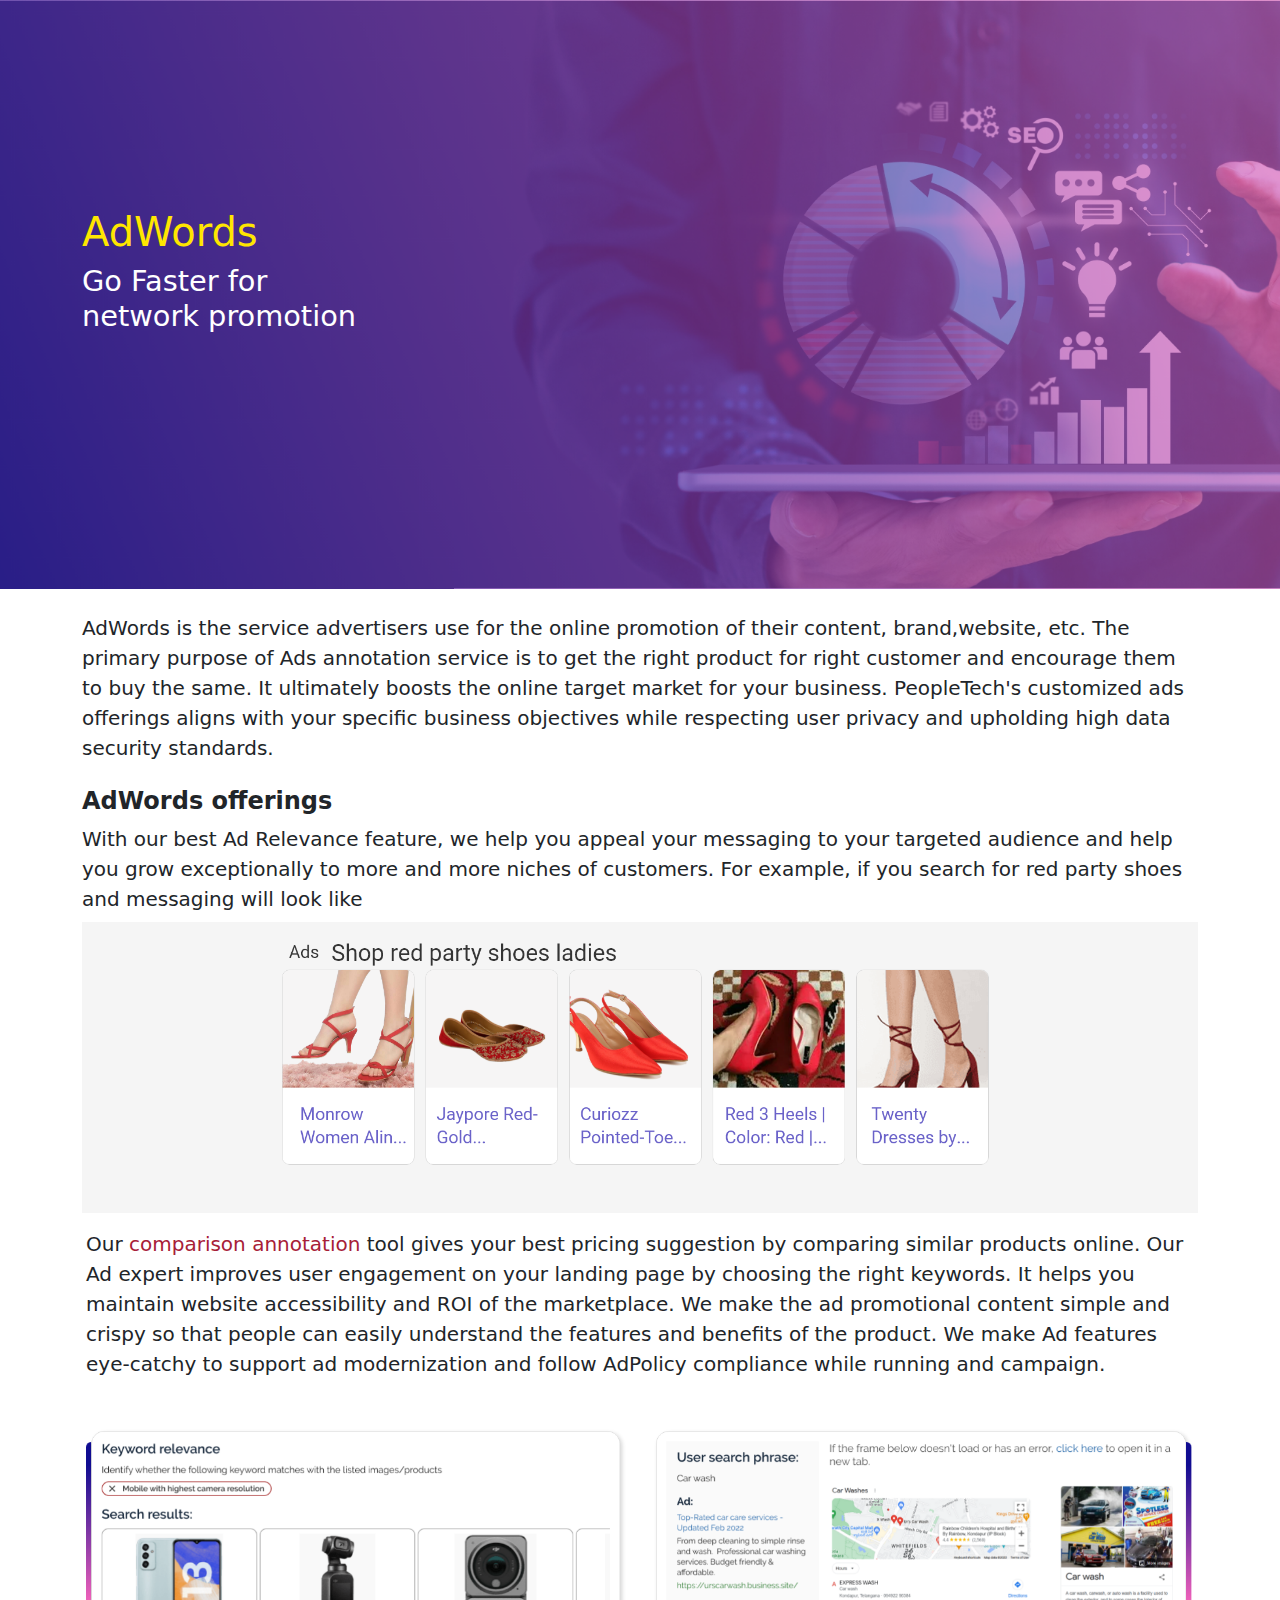
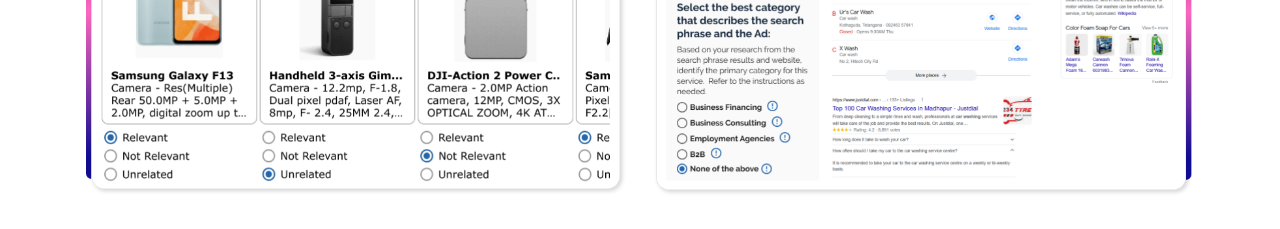
<file: components/services/ad-words.html>
<!DOCTYPE html>
<html lang="en">

<head>
    <meta charset="UTF-8" />
    <meta http-equiv="X-UA-Compatible" content="IE=edge" />
    <meta name="viewport" content="width=device-width, initial-scale=1.0" />
    <title>Al Landing Page - Ad-Words</title>
    <link href="https://cdn.jsdelivr.net/npm/bootstrap@5.1.3/dist/css/bootstrap.min.css" rel="stylesheet" />
    <link rel="stylesheet" href="https://cdnjs.cloudflare.com/ajax/libs/font-awesome/4.7.0/css/font-awesome.min.css" />
    <script src="https://cdn.jsdelivr.net/npm/bootstrap@5.1.3/dist/js/bootstrap.bundle.min.js"></script>
    <link rel="stylesheet" href="../../assets/style.css" />
    <script src="https://ajax.googleapis.com/ajax/libs/jquery/3.6.0/jquery.min.js"></script>
    <link rel="stylesheet" href="https://cdn.jsdelivr.net/npm/bootstrap-icons@1.3.0/font/bootstrap-icons.css">
</head>

<body>
    <div class="container-fluid p-0">
        <div class="banner-bg adbanner">
            <div class="container ">
                <div class="row">
                    <div class="col-md-6">
                        <h1 class="img-data-bannerSection">AdWords</h1>
                        <h3 class="banner-sec mb-5">
                            Go Faster for <br> network promotion
                        </h3>
                    </div>
                </div>
            </div>
        </div>
        <div class="container">
            <p class="my-4 paragraph-sec">AdWords is the service advertisers use for the online promotion of their
                content,
                brand,website, etc. The primary purpose of Ads annotation service is to get the right product for right
                customer and encourage
                them to buy the same. It ultimately boosts the online target market for your business. PeopleTech's
                customized
                ads offerings aligns with your specific business objectives while respecting user privacy and upholding
                high data security standards.</p>

            <h4 class="ad-sub-text"><strong> AdWords offerings</strong></h4>
            <p class="text-font paragraph-sec">With our best Ad Relevance feature, we help you appeal your messaging to
                your targeted
                audience and help you grow exceptionally to more and more niches of customers. For example, if you
                search for red party shoes and messaging will look like</p>
        </div>
        <div class="container">
            <div class="col-12">
                <img src="../../assets/images/add-words-offering.png" width="100%">
            </div>
        </div>

        <div class="container p-3 ">
            <p class="paragrap-size mb-5">Our <span class="theme-red">comparison annotation</span> tool gives your best
                pricing suggestion by comparing similar products online.
                Our Ad expert improves user engagement on your landing page by choosing the right keywords. It helps you
                maintain website accessibility and ROI of the marketplace. We make the ad promotional content simple and
                crispy so that people can easily understand the features and benefits of the product. We make Ad
                features eye-catchy to support ad modernization and follow AdPolicy compliance while running and
                campaign.</p>
            <div class="row">
                <div class="col-md-6">
                    <div class="addword-img mb-3">
                        <img src="../../assets/images/annotationImg11.png" width="100%">
                    </div>
                </div>
                <div class="col-md-6">
                    <div class="addword-img">
                        <img src="../../assets/images/annotationImg22.png" width="100%">
                    </div>
                </div>
            </div>
        </div>
    </div>
</body>

</html>
</file>
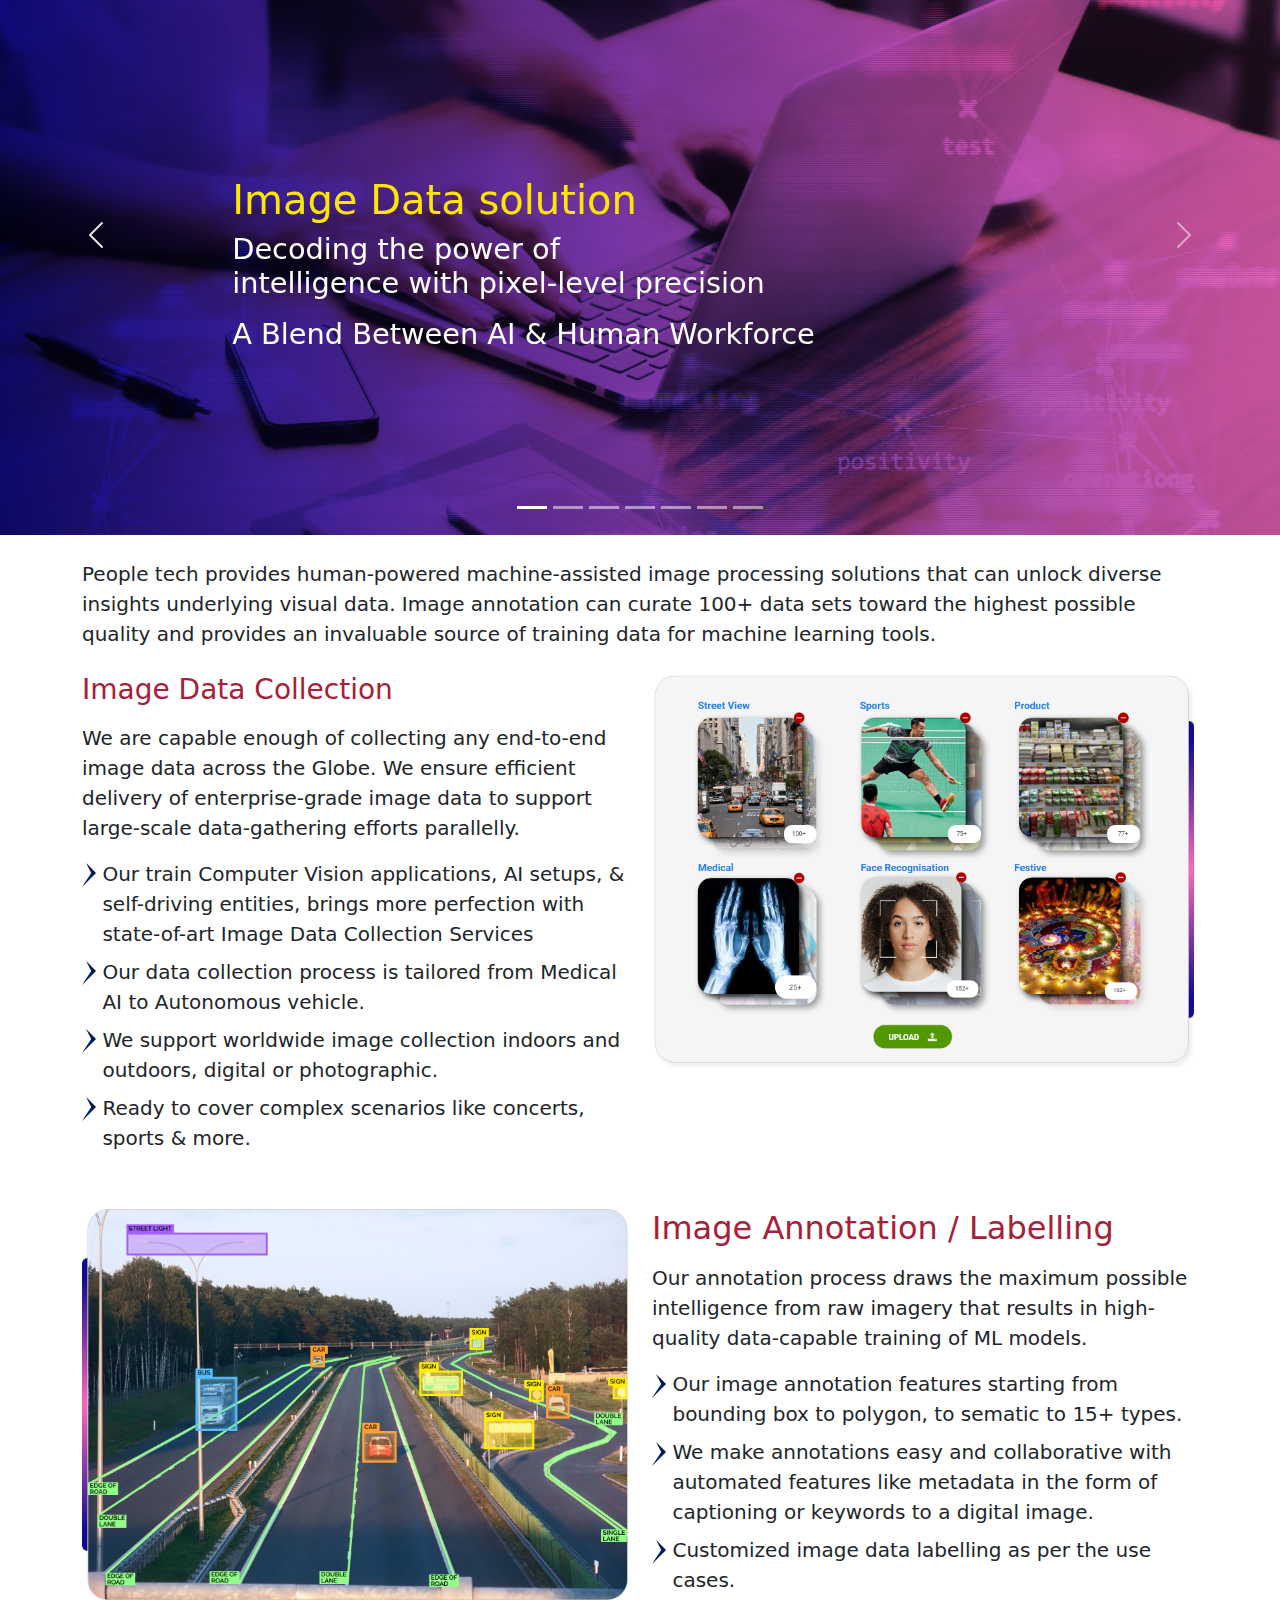
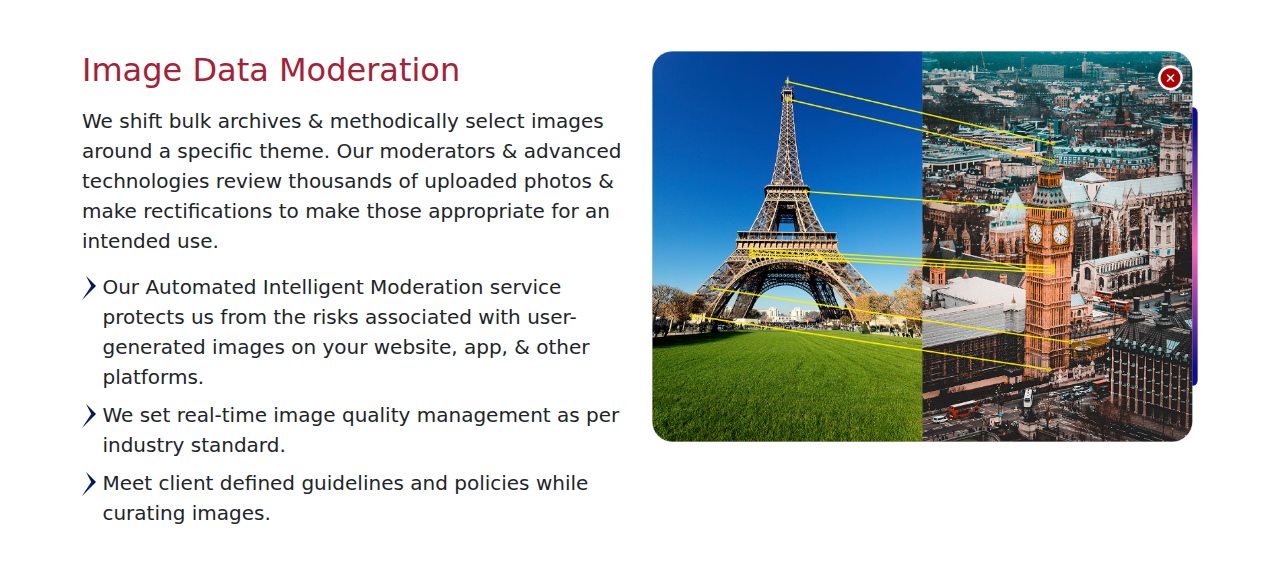
<file: components/services/image-data.html>
<!DOCTYPE html>
<html lang="en">

<head>
    <meta charset="UTF-8" />
    <meta http-equiv="X-UA-Compatible" content="IE=edge" />
    <meta name="viewport" content="width=device-width, initial-scale=1.0" />
    <title>Al Landing Page - Image Data Services</title>
    <link href="https://cdn.jsdelivr.net/npm/bootstrap@5.1.3/dist/css/bootstrap.min.css" rel="stylesheet" />
    <link rel="stylesheet" href="https://cdnjs.cloudflare.com/ajax/libs/font-awesome/4.7.0/css/font-awesome.min.css" />
    <script src="https://cdn.jsdelivr.net/npm/bootstrap@5.1.3/dist/js/bootstrap.bundle.min.js"></script>
    <link rel="stylesheet" href="../../assets/style.css" />
    <script src="https://ajax.googleapis.com/ajax/libs/jquery/3.6.0/jquery.min.js"></script>
    <link rel="stylesheet" href="https://cdn.jsdelivr.net/npm/bootstrap-icons@1.3.0/font/bootstrap-icons.css">

</head>

<body>

    <div class="container-fluid p-0">
        <div id="carouselExampleIndicators" class="carousel slide" data-bs-ride="carousel">
            <div class="carousel-indicators" id="carousel-indicator-imageData">
                <button type="button" data-bs-target="#carouselExampleIndicators" data-bs-slide-to="0" class="active"
                    aria-current="true" aria-label="Slide 1"></button>
                <button type="button" data-bs-target="#carouselExampleIndicators" data-bs-slide-to="1"
                    aria-label="Slide 2"></button>
                <button type="button" data-bs-target="#carouselExampleIndicators" data-bs-slide-to="2"
                    aria-label="Slide 3"></button>
                <button type="button" data-bs-target="#carouselExampleIndicators" data-bs-slide-to="3"
                    aria-label="Slide 4"></button>
                <button type="button" data-bs-target="#carouselExampleIndicators" data-bs-slide-to="4"
                    aria-label="Slide 5"></button>
                <button type="button" data-bs-target="#carouselExampleIndicators" data-bs-slide-to="5"
                    aria-label="Slide 6"></button>
                <button type="button" data-bs-target="#carouselExampleIndicators" data-bs-slide-to="6"
                    aria-label="Slide 6"></button>
            </div>
            <div class="carousel-inner">
                <div class="carousel-item active">
                    <img src="../../assets/images/img-data-bannerImg.png" class="d-block w-100" alt="image-1">
                    <div class="corousel-top-div">
                        <h1 class="img-data-bannerSection">Image Data solution</h1>
                        <h3 class="banner-sec mb-3">
                            Decoding the power of <br />
                            intelligence with pixel-level precision
                        </h3>
                        <h3 class="banner-sec">A Blend Between AI & Human Workforce</h3>
                    </div>
                </div>
                <div class="carousel-item">
                    <img src="../../assets/images/img-data-services1.png" class="d-block w-100" alt="image-2">
                    <div class="corousel-top-div">
                        <h1 class="img-data-bannerSection">Image Data solution</h1>
                        <h3 class="banner-sec mb-3">
                            Decoding the power of <br />
                            intelligence with pixel-level precision
                        </h3>
                        <h3 class="banner-sec">A Blend Between AI & Human Workforce</h3>

                    </div>
                </div>
                <div class="carousel-item">
                    <img src="../../assets/images/img-data-services2.png" class="d-block w-100" alt="image-3">
                    <div class="corousel-top-div">
                        <h1 class="img-data-bannerSection">Image Data solution</h1>
                        <h3 class="banner-sec mb-3">
                            Decoding the power of <br />
                            intelligence with pixel-level precision
                        </h3>
                        <h3 class="banner-sec">A Blend Between AI & Human Workforce</h3>

                    </div>
                </div>
                <div class="carousel-item">
                    <img src="../../assets/images/img-data-services3.png" class="d-block w-100" alt="image-4">
                    <div class="corousel-top-div">
                        <h1 class="img-data-bannerSection">Image Data solution</h1>
                        <h3 class="banner-sec mb-3">
                            Decoding the power of <br />
                            intelligence with pixel-level precision
                        </h3>
                        <h3 class="banner-sec">A Blend Between AI & Human Workforce</h3>

                    </div>
                </div>
                <div class="carousel-item">
                    <img src="../../assets/images/img-data-services4.png" class="d-block w-100" alt="image-5">
                    <div class="corousel-top-div">
                        <h1 class="img-data-bannerSection">Image Data solution</h1>
                        <h3 class="banner-sec mb-3">
                            Decoding the power of <br />
                            intelligence with pixel-level precision
                        </h3>
                        <h3 class="banner-sec">A Blend Between AI & Human Workforce</h3>

                    </div>
                </div>
                <div class="carousel-item">
                    <img src="../../assets/images/img-data-services5.png" class="d-block w-100" alt="image-6">
                    <div class="corousel-top-div">
                        <h1 class="img-data-bannerSection">Image Data solution</h1>
                        <h3 class="banner-sec mb-3">
                            Decoding the power of <br />
                            intelligence with pixel-level precision
                        </h3>
                        <h3 class="banner-sec">A Blend Between AI & Human Workforce</h3>

                    </div>
                </div>
                <div class="carousel-item">
                    <img src="../../assets/images/img-data-services6.png" class="d-block w-100" alt="image-7">
                    <div class="corousel-top-div">
                        <h1 class="img-data-bannerSection">Image Data solution</h1>
                        <h3 class="banner-sec mb-3">
                            Decoding the power of <br />
                            intelligence with pixel-level precision
                        </h3>
                        <h3 class="banner-sec">A Blend Between AI & Human Workforce</h3>
                    </div>
                </div>
            </div>
            <button class="carousel-control-prev" type="button" data-bs-target="#carouselExampleIndicators"
                data-bs-slide="prev">
                <span class="carousel-control-prev-icon" aria-hidden="true"></span>
                <span class="visually-hidden">Previous</span>
            </button>
            <button class="carousel-control-next" type="button" data-bs-target="#carouselExampleIndicators"
                data-bs-slide="next">
                <span class="carousel-control-next-icon" aria-hidden="true"></span>
                <span class="visually-hidden">Next</span>
            </button>
        </div>



        <div class="container">
            <div class="col-12 my-4">
                <p class="paragraph-sec">People tech provides human-powered machine-assisted image processing solutions
                    that can unlock diverse insights underlying visual data. Image annotation can curate 100+ data sets
                    toward the highest possible quality and provides an invaluable source of training data for machine
                    learning tools.</p>
            </div>
            <div class="row mb-5">
                <div class="col-md-6 my-auto">
                    <div class="">
                        <h3 class="theme-red mb-3">Image Data Collection</h3>
                        <p class="paragraph-sec mb-3">We are capable enough of collecting any end-to-end image data
                            across
                            the Globe. We ensure efficient delivery of enterprise-grade image data to support
                            large-scale data-gathering efforts parallelly.</p>
                        <p class="paragraph-sec"><span><img src="../../assets/images/mark-img.svg" class="arrow-icon"
                                    alt="mark"></span>Our train Computer Vision applications, AI setups, & self-driving
                            entities, brings more perfection with state-of-art Image Data Collection Services</p>
                        <p class="paragraph-sec"><span><img src="../../assets/images/mark-img.svg" class="arrow-icon"
                                    alt="mark"></span>Our data collection process is tailored from Medical AI to
                            Autonomous vehicle.</p>
                        <p class="paragraph-sec"><span><img src="../../assets/images/mark-img.svg" class="arrow-icon"
                                    alt="mark"></span>We support worldwide image collection indoors and outdoors,
                            digital or photographic.</p>
                        <p class="paragraph-sec"><span><img src="../../assets/images/mark-img.svg" class="arrow-icon"
                                    alt="mark"></span>Ready to cover complex scenarios like concerts, sports & more.</p>
                    </div>
                </div>
                <div class="col-md-6">
                    <div class="text-center">
                        <img src="../../assets/images/upload-img2.png" width="100%" class="resp-img">
                    </div>
                </div>
            </div>
            <div class="row mb-5">
                <div class="col-md-6 ">
                    <div class="text-center">
                        <img src="../../assets/images/img-amutation2.png" width="100%">
                    </div>
                </div>
                <div class="col-md-6 my-auto">
                    <h2 class="theme-red resp-top">Image Annotation / Labelling</h2>
                    <p class="paragraph-sec mt-3 mb-3">Our annotation process draws the maximum possible intelligence
                        from
                        raw imagery that results in high-quality data-capable training of ML models.</p>
                    <p class="paragraph-sec"><span><img src="../../assets/images/mark-img.svg" class="arrow-icon"
                                alt="mark"></span>Our image annotation features starting from bounding box to polygon,
                        to sematic to 15+ types.</p>
                    <p class="paragraph-sec"><span><img src="../../assets/images/mark-img.svg" class="arrow-icon"
                                alt="mark"></span>We make annotations easy and collaborative with automated features
                        like metadata in the form of captioning or keywords to a digital image.</p>
                    <p class="paragraph-sec"><span><img src="../../assets/images/mark-img.svg" class="arrow-icon"
                                alt="mark"></span>Customized image data labelling as per the use cases.</p>
                </div>
            </div>
            <div class="row mb-5">
                <div class="col-md-6 my-auto">
                    <h2 class="theme-red">Image Data Moderation</h2>
                    <p class="paragraph-sec mt-3 mb-3">We shift bulk archives & methodically select images around a
                        specific
                        theme. Our moderators & advanced technologies review thousands of uploaded photos & make
                        rectifications to make those appropriate for an intended use.</p>
                    <p class="paragraph-sec"><span><img src="../../assets/images/mark-img.svg" class="arrow-icon"
                                alt="mark"></span>Our Automated Intelligent Moderation service protects us from the
                        risks associated with user-generated images on your website, app, & other platforms.</p>
                    <p class="paragraph-sec"><span><img src="../../assets/images/mark-img.svg" class="arrow-icon"
                                alt="mark"></span>We set real-time image quality management as per industry standard.
                    </p>
                    <p class="paragraph-sec"><span><img src="../../assets/images/mark-img.svg" class="arrow-icon"
                                alt="mark"></span>Meet client defined guidelines and policies while curating images.</p>
                </div>
                <div class="col-md-6 ">
                    <div class="text-center resp-img">
                        <img src="../../assets/images/img-data-moderzation1.png" width="100%" class="resp-img">
                    </div>
                </div>
            </div>
        </div>
    </div>
</body>

</html>
</file>
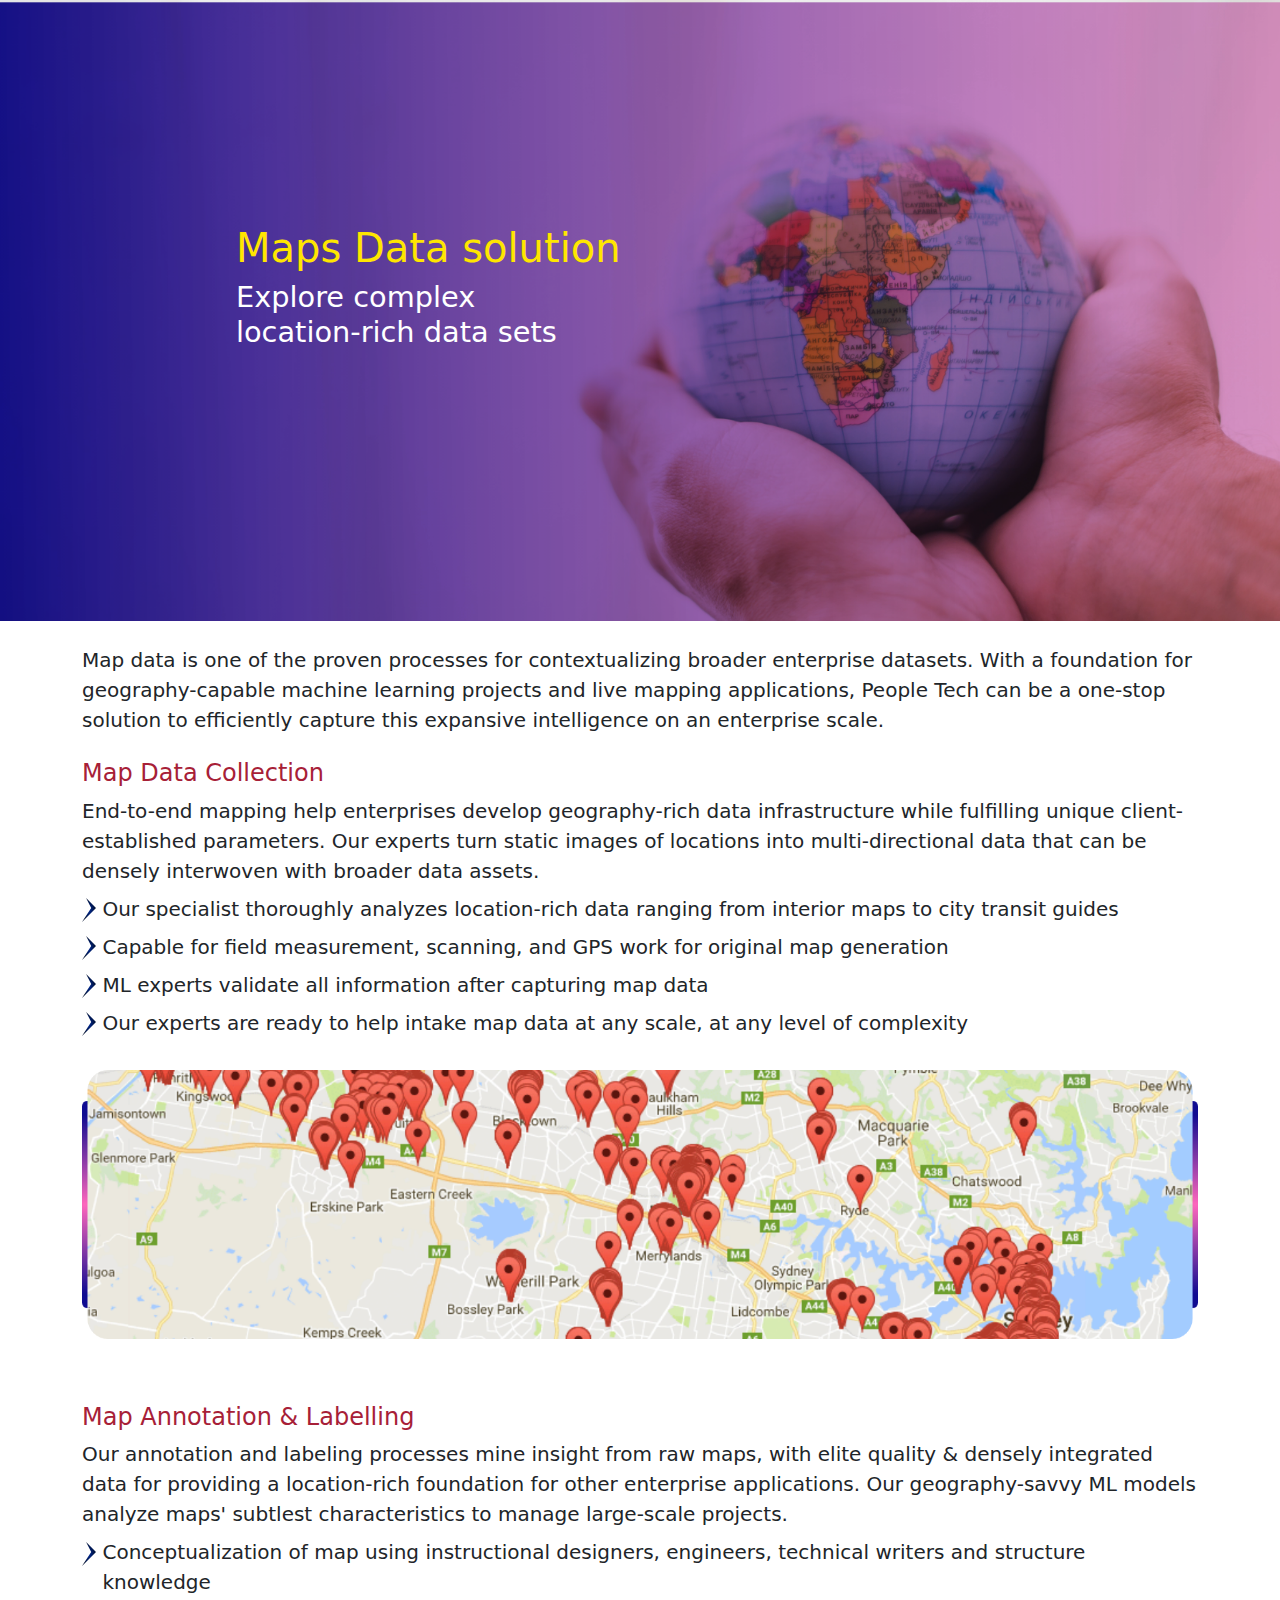
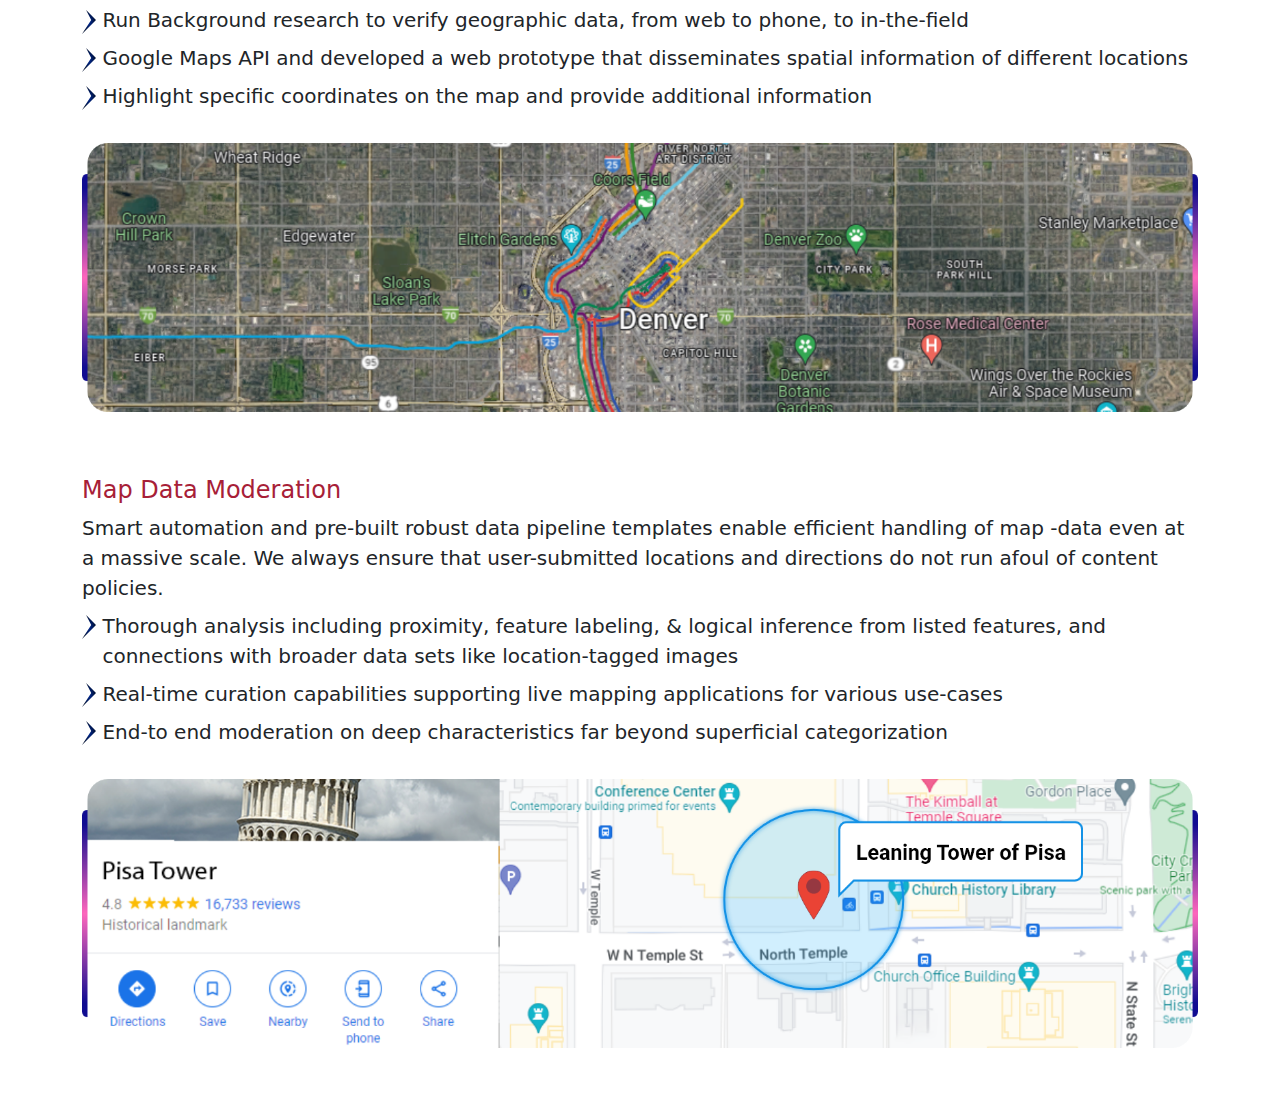
<file: components/services/maps-data-solutions.html>
<!DOCTYPE html>
<html lang="en">

<head>
    <meta charset="UTF-8" />
    <meta http-equiv="X-UA-Compatible" content="IE=edge" />
    <meta name="viewport" content="width=device-width, initial-scale=1.0" />
    <title>Al Landing Page - Maps Data Solutions</title>
    <link href="https://cdn.jsdelivr.net/npm/bootstrap@5.1.3/dist/css/bootstrap.min.css" rel="stylesheet" />
    <link rel="stylesheet" href="https://cdnjs.cloudflare.com/ajax/libs/font-awesome/4.7.0/css/font-awesome.min.css" />
    <script src="https://cdn.jsdelivr.net/npm/bootstrap@5.1.3/dist/js/bootstrap.bundle.min.js"></script>
    <link rel="stylesheet" href="../../assets/style.css" />
    <script src="https://ajax.googleapis.com/ajax/libs/jquery/3.6.0/jquery.min.js"></script>
    <link rel="stylesheet" href="https://cdn.jsdelivr.net/npm/bootstrap-icons@1.3.0/font/bootstrap-icons.css">

</head>

<body>
    <div class="container-fluid p-0">
        <div class="banner-bg mapbanner">
            <div class="container">
                <div class="row">
                    <div class="col-md-6">
                        <h1 class="img-data-bannerSection">Maps Data solution</h1>
                        <h3 class="banner-sec mb-5">
                            Explore complex <br> location-rich data sets
                        </h3>
                    </div>
                </div>
            </div>
        </div>
        <div class="container">
            <p class="paragraph-sec my-4">
                Map data is one of the proven processes for contextualizing broader enterprise datasets. With a
                foundation for geography-capable machine learning projects and live mapping applications, People
                Tech can be a one-stop solution to efficiently capture this expansive intelligence on an enterprise
                scale.
            </p>
        </div>
        <div class="container p-0">
            <div class="row">
                <div class="row m-0">
                    <h4 class="theme-red">Map Data Collection</h4>
                    <p class="paragraph-sec">End-to-end mapping help enterprises develop geography-rich data
                        infrastructure while fulfilling unique client-established parameters. Our experts turn static
                        images
                        of locations into multi-directional data that can be densely interwoven with broader data
                        assets.
                    </p>
                    <div class="mb-4">
                        <p class="paragraph-sec"><span><img src="../../assets/images/mark-img.svg" class="arrow-icon"
                                    alt="mark"></span> Our
                            specialist
                            thoroughly analyzes location-rich data ranging from interior maps to city transit guides</p>
                        <p class="paragraph-sec"><span><img src="../../assets/images/mark-img.svg" class="arrow-icon"
                                    alt="mark"></span>
                            Capable for
                            field measurement, scanning, and GPS work for original map generation</p>
                        <p class="paragraph-sec"><span><img src="../../assets/images/mark-img.svg" class="arrow-icon"
                                    alt="mark"></span>ML
                            experts
                            validate all information after capturing map data</p>
                        <p class="paragraph-sec"><span><img src="../../assets/images/mark-img.svg" class="arrow-icon"
                                    alt="mark"></span> Our
                            experts
                            are ready to help intake map data at any scale, at any level of complexity</p>
                    </div>
                    <img src="../../assets/images/mapsdata1.png" alt="">
                </div>
                <div class="row m-0 mt-5">
                    <h4 class="theme-red mt-3">Map Annotation & Labelling</h4>
                    <p class="paragraph-sec">Our annotation and labeling processes mine insight from raw maps, with
                        elite quality & densely integrated data for providing a location-rich foundation for other
                        enterprise applications. Our geography-savvy ML models analyze maps' subtlest characteristics to
                        manage large-scale projects.
                    </p>
                    <div class="mb-4">
                        <p class="paragraph-sec"><span><img src="../../assets/images/mark-img.svg" class="arrow-icon"
                                    alt="mark"></span>
                            Conceptualization of map using instructional designers, engineers, technical writers and
                            structure knowledge</p>
                        <p class="paragraph-sec"><span><img src="../../assets/images/mark-img.svg" class="arrow-icon"
                                    alt="mark"></span> Run
                            Background
                            research to verify geographic data, from web to phone, to in-the-field</p>
                        <p class="paragraph-sec"><span><img src="../../assets/images/mark-img.svg" class="arrow-icon"
                                    alt="mark"></span>Google
                            Maps API
                            and developed a web prototype that disseminates spatial information of different locations
                        </p>
                        <p class="paragraph-sec"><span><img src="../../assets/images/mark-img.svg" class="arrow-icon"
                                    alt="mark"></span>
                            Highlight
                            specific coordinates on the map and provide additional information</p>
                    </div>
                    <img src="../../assets/images/mapsat.png" alt="">
                </div>

                <div class="row my-5 m-0">
                    <h4 class="theme-red mt-3">Map Data Moderation</h4>
                    <p class="paragraph-sec">Smart automation and pre-built robust data pipeline templates enable
                        efficient handling of map -data even at a massive scale. We always ensure that user-submitted
                        locations and directions do not run afoul of content policies.
                    </p>
                    <div class="mb-4">
                        <p class="paragraph-sec"><span><img src="../../assets/images/mark-img.svg" class="arrow-icon"
                                    alt="mark"></span>
                            Thorough analysis including proximity, feature labeling, & logical inference from listed
                            features, and connections with broader data sets like location-tagged images</p>
                        <p class="paragraph-sec"><span><img src="../../assets/images/mark-img.svg" class="arrow-icon"
                                    alt="mark"></span> Real-time
                            curation capabilities supporting live mapping applications for various use-cases</p>
                        <p class="paragraph-sec"><span><img src="../../assets/images/mark-img.svg" class="arrow-icon"
                                    alt="mark"></span> End-to end
                            moderation on deep characteristics far beyond superficial categorization</p>
                    </div>
                    <img src="../../assets/images/mapdatmoderation.png" alt="">
                </div>
            </div>
        </div>
    </div>
</body>

</html>
</file>
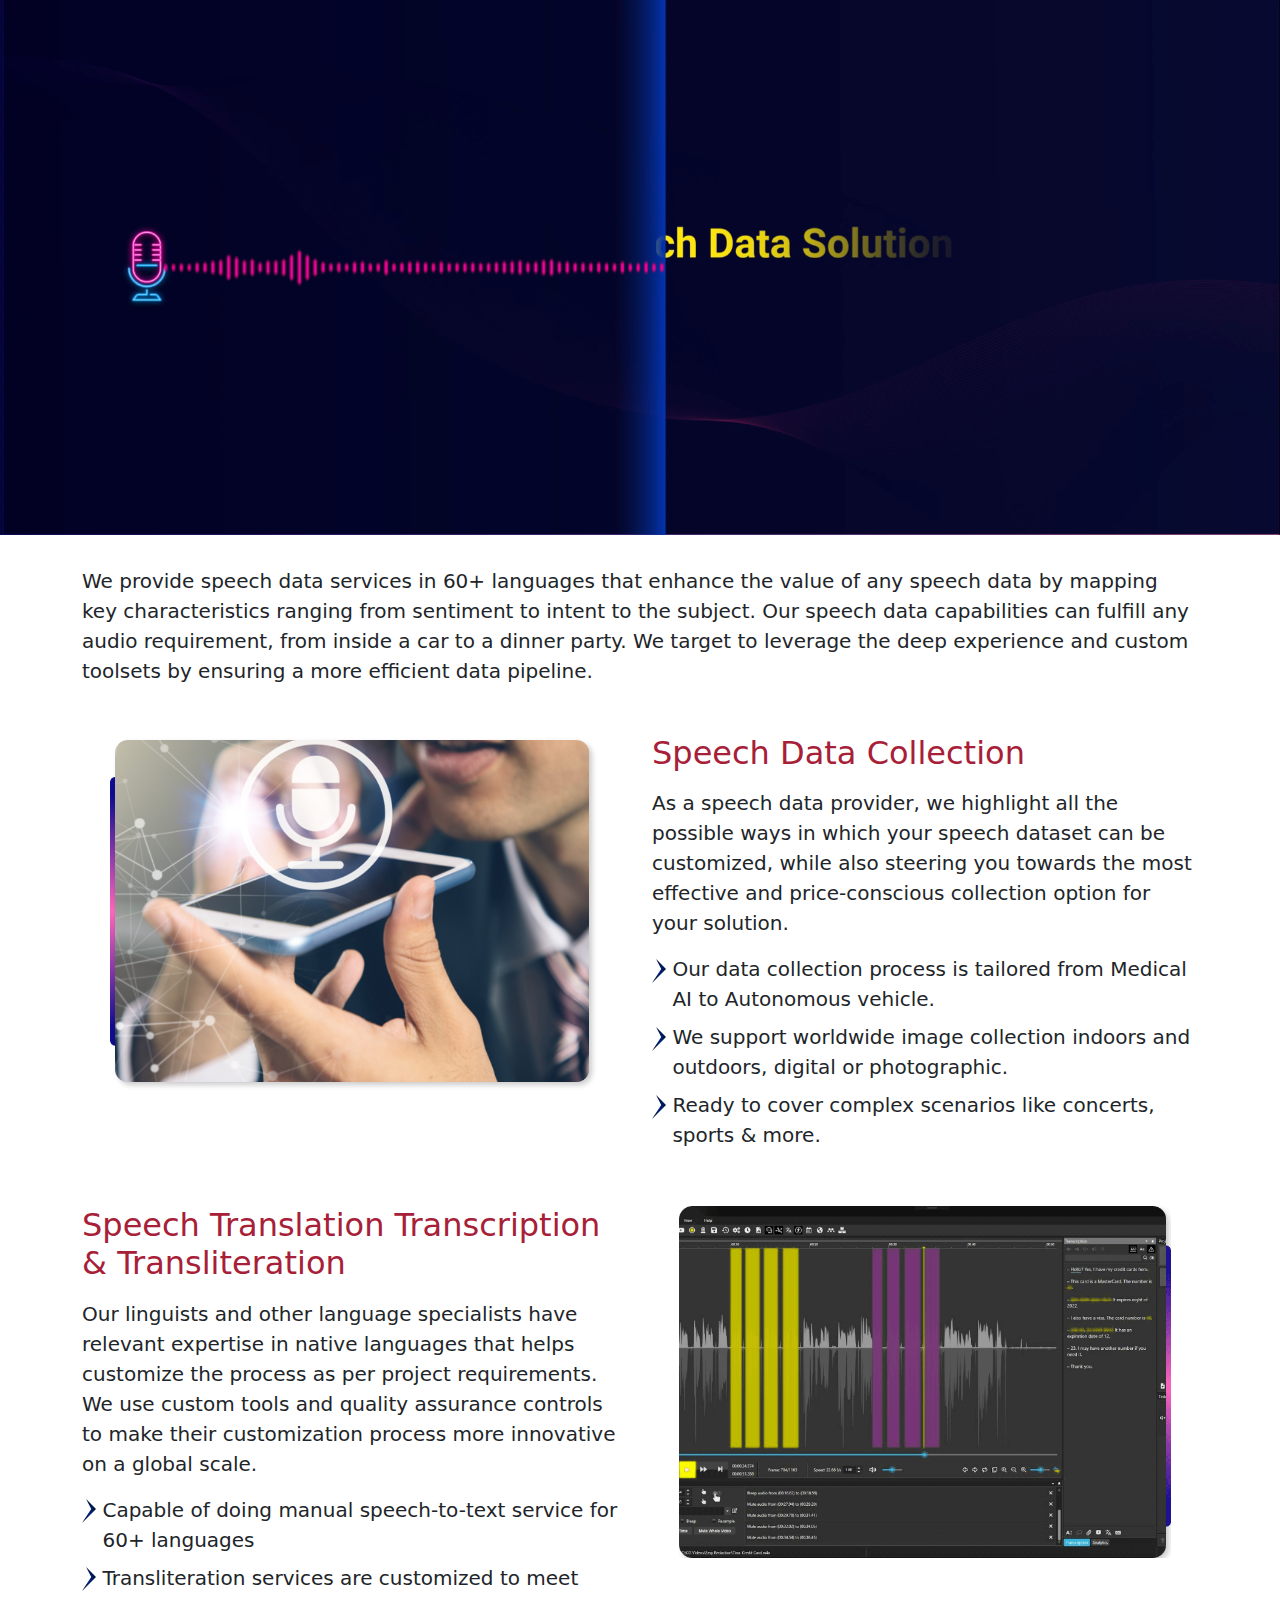
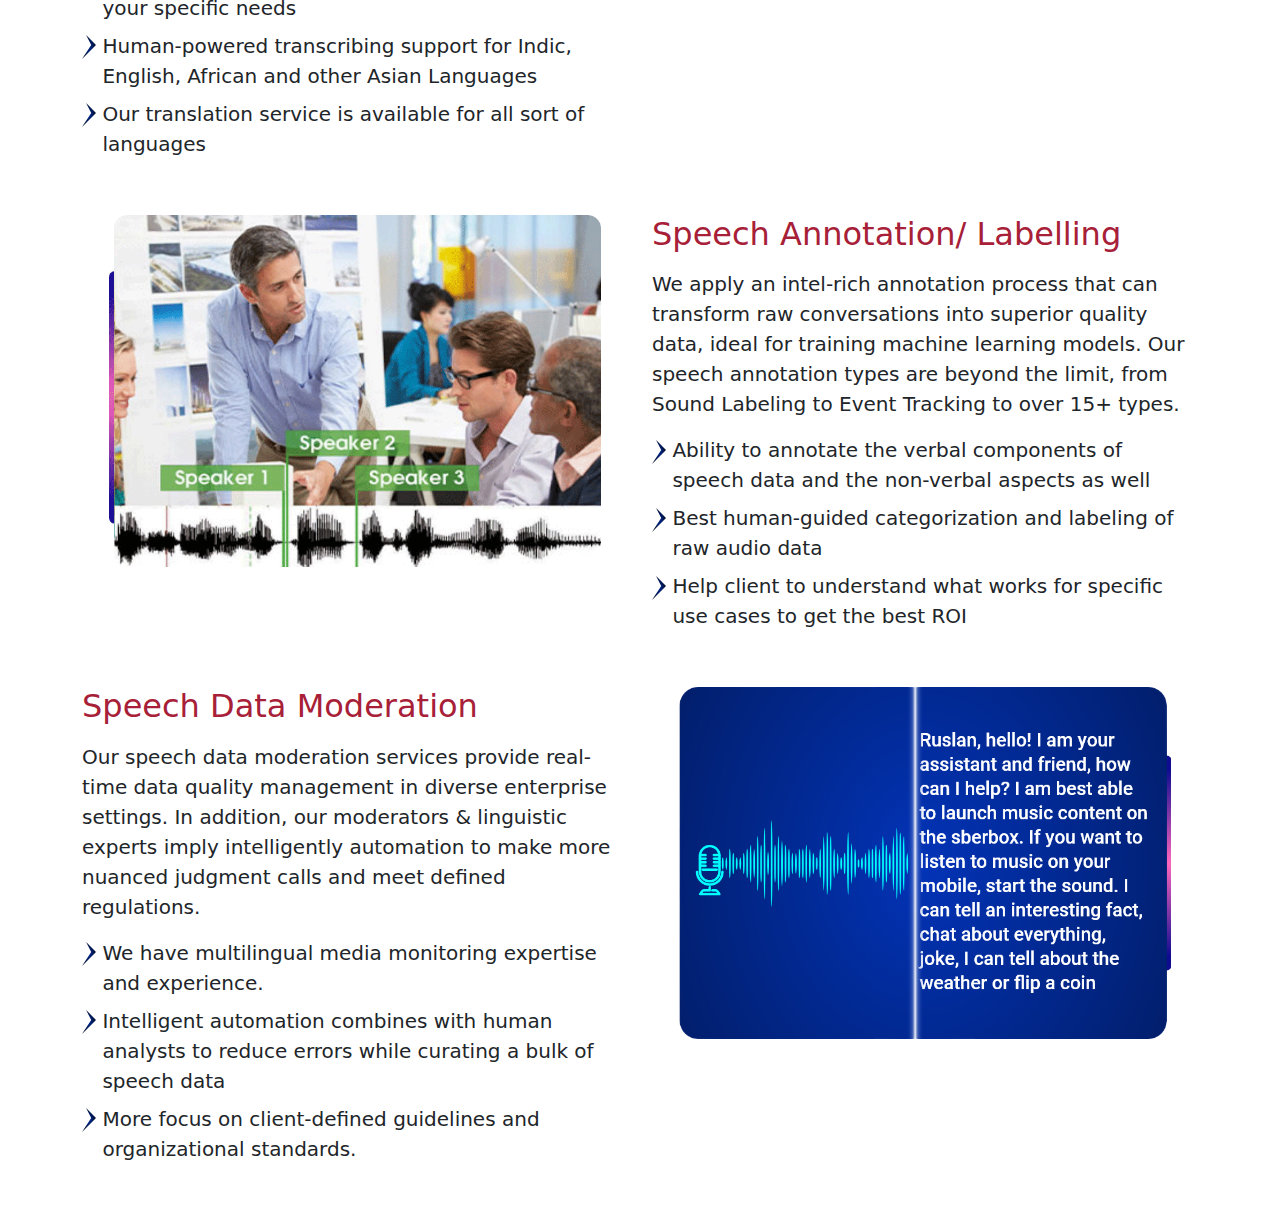
<file: components/services/speech-data-services.html>
<!DOCTYPE html>
<html lang="en">

<head>
    <meta charset="UTF-8" />
    <meta http-equiv="X-UA-Compatible" content="IE=edge" />
    <meta name="viewport" content="width=device-width, initial-scale=1.0" />
    <title>Al Landing Page - Speech Data Services</title>
    <link href="https://cdn.jsdelivr.net/npm/bootstrap@5.1.3/dist/css/bootstrap.min.css" rel="stylesheet" />
    <link rel="stylesheet" href="https://cdnjs.cloudflare.com/ajax/libs/font-awesome/4.7.0/css/font-awesome.min.css" />
    <script src="https://cdn.jsdelivr.net/npm/bootstrap@5.1.3/dist/js/bootstrap.bundle.min.js"></script>
    <link rel="stylesheet" href="../../assets/style.css" />
    <script src="https://ajax.googleapis.com/ajax/libs/jquery/3.6.0/jquery.min.js"></script>
    <link rel="stylesheet" href="https://cdn.jsdelivr.net/npm/bootstrap-icons@1.3.0/font/bootstrap-icons.css">
</head>

<body>
    <div class="container-fluid p-0">
        <!-- <div class="banner-bg speechdata-service">
            <div class="container ">
                <div class="row">
                    <div class="col-md-6"></div>
                    <div class="col-md-6 p-4 speechData">
                        <h1 class="img-data-bannerSection">Speech Data Solution</h1>
                        <h3 class="banner-sec mb-5">
                            Discover the intelligence <br> disguised in communication
                        </h3>
                    </div>
                </div>
            </div>
        </div> -->
        <video playsinline="playsinline" autoplay="autoplay" muted="muted" loop="loop" width="100%">
            <source src="../../assets/images/Speech Data Solution Banner.mp4" type="video/mp4" />
        </video>
        <div class="container">
            <div class="col-12 my-4 ">
                <p class="paragraph-sec">We provide speech data services in 60+ languages that enhance the value of any
                    speech data by mapping key characteristics ranging from sentiment to intent to the subject. Our
                    speech data capabilities can fulfill any audio requirement, from inside a car to a dinner party. We
                    target to leverage the deep experience and custom toolsets by ensuring a more efficient data
                    pipeline.</p>
            </div>
            <div class="row my-5 light-bg" >
                <div class="col-md-6">
                    <div class="text-center">
                        <img src="../../assets/images/speech-data-cln1.png" width="90%" class="resp-img1">
                    </div>
                </div>
                <div class="col-md-6 my-auto">
                    <h2 class="theme-red">Speech Data Collection</h2>
                    <p class="paragraph-sec mt-3 mb-3">As a speech data provider, we highlight all the possible ways in
                        which
                        your speech dataset can be customized, while also steering you towards the most effective and
                        price-conscious collection option for your solution.</p>
                    <p class="paragraph-sec"><span><img src="../../assets/images/mark-img.svg" class="arrow-icon"
                                alt="mark"></span>Our data collection process is tailored from Medical AI to Autonomous
                        vehicle.</p>
                    <p class="paragraph-sec"><span><img src="../../assets/images/mark-img.svg" class="arrow-icon"
                                alt="mark"></span>We support worldwide image collection indoors and outdoors, digital or
                        photographic.</p>
                    <p class="paragraph-sec"><span><img src="../../assets/images/mark-img.svg" class="arrow-icon"
                                alt="mark"></span>Ready to cover complex scenarios like concerts, sports & more.</p>
                </div>
            </div>

            <div class="row mb-5 light-bg">
                <div class="col-md-6 my-auto">
                    <h2 class="theme-red">Speech Translation Transcription & Transliteration</h2>
                    <p class="paragraph-sec mt-3 mb-3">Our linguists and other language specialists have relevant
                        expertise
                        in native languages that helps customize the process as per project requirements. We use custom
                        tools and quality assurance controls to make their customization process more innovative on a
                        global scale.</p>
                    <p class="paragraph-sec"><span><img src="../../assets/images/mark-img.svg" class="arrow-icon"
                                alt="mark"></span>Capable of doing manual speech-to-text service for 60+ languages</p>
                    <p class="paragraph-sec"><span><img src="../../assets/images/mark-img.svg" class="arrow-icon"
                                alt="mark"></span>Transliteration services are customized to meet your specific needs
                    </p>
                    <p class="paragraph-sec"><span><img src="../../assets/images/mark-img.svg" class="arrow-icon"
                                alt="mark"></span>Human-powered transcribing support for Indic, English, African and
                        other Asian Languages</p>
                    <p class="paragraph-sec"><span><img src="../../assets/images/mark-img.svg" class="arrow-icon"
                                alt="mark"></span>Our translation service is available for all sort of languages</p>
                </div>
                <div class="col-md-6">
                    <div class="text-center">
                        <img src="../../assets/images/speech-translation3.png" width="90%"  class="resp-img">
                    </div>
                </div>
            </div>
            <div class="row mb-5 light-bg">
                <div class="col-md-6">
                    <div class="text-center speechAnnotation">
                        <img src="../../assets/images/speech-annptation-img1.png" width="90%" >
                    </div>
                </div>
                <div class="col-md-6 my-auto">
                    <h2 class="theme-red">Speech Annotation/ Labelling</h2>
                    <p class="paragraph-sec mt-3 mb-3">We apply an intel-rich annotation process that can transform raw
                        conversations into superior quality data, ideal for training machine learning models. Our speech
                        annotation types are beyond the limit, from Sound Labeling to Event Tracking to over 15+ types.
                    </p>
                    <p class="paragraph-sec"><span><img src="../../assets/images/mark-img.svg" class="arrow-icon"
                                alt="mark"></span>Ability to annotate the verbal components of speech data and the
                        non-verbal aspects as well</p>
                    <p class="paragraph-sec"><span><img src="../../assets/images/mark-img.svg" class="arrow-icon"
                                alt="mark"></span>Best human-guided categorization and labeling of raw audio data</p>
                    <p class="paragraph-sec"><span><img src="../../assets/images/mark-img.svg" class="arrow-icon"
                                alt="mark"></span>Help client to understand what works for specific use cases to get the
                        best ROI</p>
                </div>
            </div>
            <div class="row mb-5 light-bg">
                <div class="col-md-6 my-auto">
                    <h2 class="theme-red">Speech Data Moderation</h2>
                    <p class="paragraph-sec mt-3 mb-3">Our speech data moderation services provide real-time data
                        quality
                        management in diverse enterprise settings. In addition, our moderators & linguistic experts
                        imply intelligently automation to make more nuanced judgment calls and meet defined regulations.
                    </p>
                    <p class="paragraph-sec"><span><img src="../../assets/images/mark-img.svg" class="arrow-icon"
                                alt="mark"></span>We have multilingual media monitoring expertise and experience.</p>
                    <p class="paragraph-sec"><span><img src="../../assets/images/mark-img.svg" class="arrow-icon"
                                alt="mark"></span>Intelligent automation combines with human analysts to reduce errors
                        while curating a bulk of speech data</p>
                    <p class="paragraph-sec"><span><img src="../../assets/images/mark-img.svg" class="arrow-icon"
                                alt="mark"></span>More focus on client-defined guidelines and organizational standards.
                    </p>
                </div>
                <div class="col-md-6">
                    <div class="text-center">
                        <img src="../../assets/images/speech-data-modernazation5.png" width="90%" class="resp-img">
                    </div>
                </div>
            </div>
        </div>
    </div>
</body>

</html>
</file>
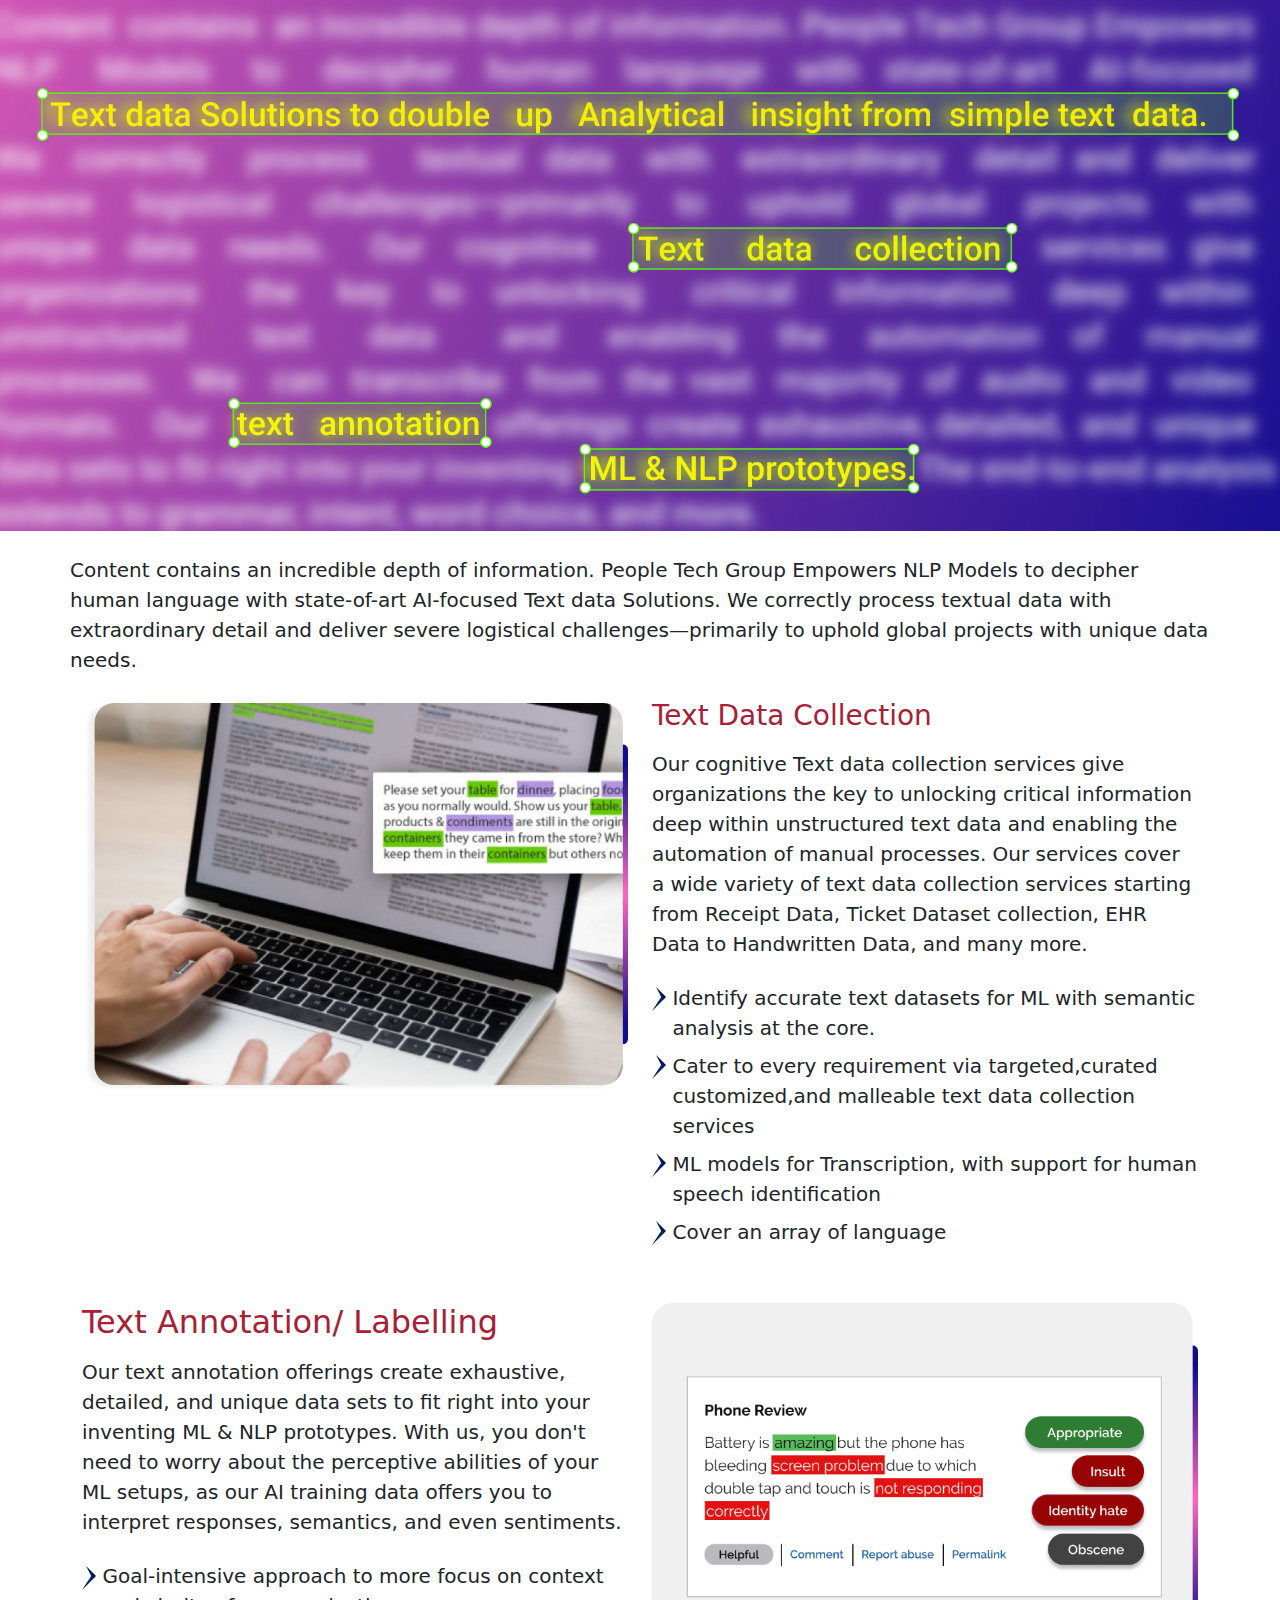
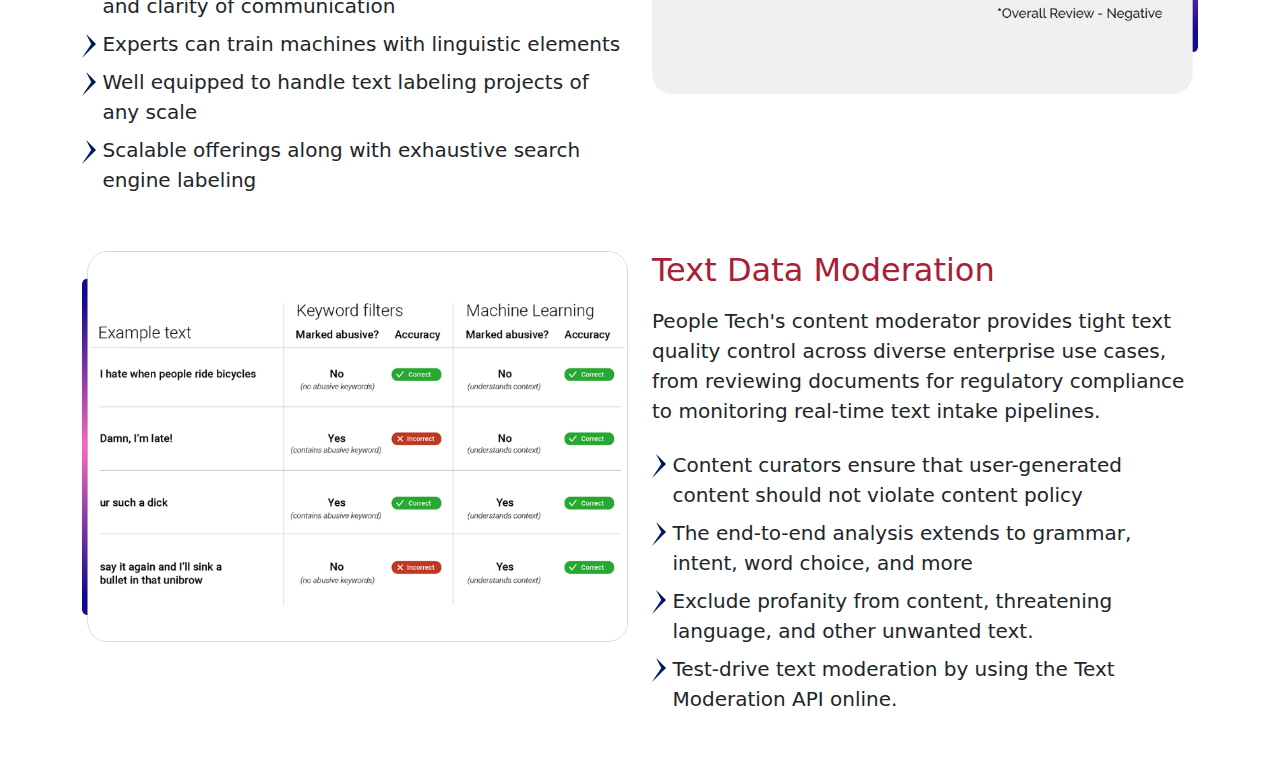
<file: components/services/text-data-services.html>
<!DOCTYPE html>
<html lang="en">

<head>
    <meta charset="UTF-8" />
    <meta http-equiv="X-UA-Compatible" content="IE=edge" />
    <meta name="viewport" content="width=device-width, initial-scale=1.0" />
    <title>Al Landing Page - Text Data Services</title>
    <link href="https://cdn.jsdelivr.net/npm/bootstrap@5.1.3/dist/css/bootstrap.min.css" rel="stylesheet" />
    <link rel="stylesheet" href="https://cdnjs.cloudflare.com/ajax/libs/font-awesome/4.7.0/css/font-awesome.min.css" />
    <script src="https://cdn.jsdelivr.net/npm/bootstrap@5.1.3/dist/js/bootstrap.bundle.min.js"></script>
    <link rel="stylesheet" href="../../assets/style.css" />
    <script src="https://ajax.googleapis.com/ajax/libs/jquery/3.6.0/jquery.min.js"></script>
    <link rel="stylesheet" href="https://cdn.jsdelivr.net/npm/bootstrap-icons@1.3.0/font/bootstrap-icons.css">

</head>

<body>
    <div class="container-fluid p-0">
        <div class="col-12 p-0">
            <img src="../../assets/images/sample-text1.png" width="100%">
        </div>
    </div>
 
        <div class="container-fluid">
            <div class="container p-0">
                <div class="col-12 my-4">
                <p class="paragraph-sec">Content contains an incredible depth of information. People Tech Group
                    Empowers NLP Models to decipher human language
                    with state-of-art AI-focused Text data Solutions. We correctly process textual data with
                    extraordinary detail and deliver severe
                    logistical challenges—primarily to uphold global projects with unique data needs.</p>
                </div>
            </div>
        </div>
 
    <div class="container mt-3">
        <div class="row mb-5">
            <div class="col-md-6">
                <img src="../../assets/images/text-data1.png" width="100%" class="resp-img1">
            </div>
            <div class="col-md-6 my-auto">
                <h3 class="theme-red mb-3">Text Data Collection</h3>
                <p class="mb-4 paragraph-sec">Our cognitive Text data collection services give organizations the key to
                    unlocking critical information deep within unstructured text data and enabling the automation of
                    manual
                    processes. Our services cover a wide variety of text data collection services starting from Receipt
                    Data,
                    Ticket Dataset collection, EHR Data to Handwritten Data, and many more.</p>
                <p class="paragraph-sec">
                    <span><img src="../../assets/images/mark-img.svg" class="arrow-icon" alt="mark"></span>Identify
                    accurate text datasets for ML with semantic analysis at the core.
                </p>
                <p class="paragraph-sec"><span><img src="../../assets/images/mark-img.svg" class="arrow-icon"
                            alt="mark"></span>Cater to every requirement via targeted,curated customized,and malleable
                    text data collection services</p>
                <p class="paragraph-sec"><span><img src="../../assets/images/mark-img.svg" class="arrow-icon"
                            alt="mark"></span>ML models for Transcription, with support for human speech identification
                </p>
                <p class="paragraph-sec"><span><img src="../../assets/images/mark-img.svg" class="arrow-icon"
                            alt="mark"></span>Cover an array of language</p>
            </div>
        </div>
        <div class="row mb-5">
            <div class="col-md-6 my-auto">
                <h2 class="theme-red mb-3">Text Annotation/ Labelling</h2>
                <p class="paragraph-sec mb-4">Our text annotation offerings create exhaustive, detailed, and unique data
                    sets
                    to fit right into your inventing ML & NLP prototypes. With us, you don't need to worry about the
                    perceptive abilities of your ML setups, as our AI training data offers you to interpret responses,
                    semantics, and even sentiments.</p>
                <p class="paragraph-sec"><span><img src="../../assets/images/mark-img.svg" class="arrow-icon"
                            alt="mark"></span>Goal-intensive approach to more focus on context and clarity of
                    communication</p>
                <p class="paragraph-sec"><span><img src="../../assets/images/mark-img.svg" class="arrow-icon"
                            alt="mark"></span>Experts can train machines with linguistic elements</p>
                <p class="paragraph-sec"><span><img src="../../assets/images/mark-img.svg" class="arrow-icon"
                            alt="mark"></span>Well equipped to handle text labeling projects of any scale</p>
                <p class="paragraph-sec"><span><img src="../../assets/images/mark-img.svg" class="arrow-icon"
                            alt="mark"></span>Scalable offerings along with exhaustive search engine labeling</p>

            </div>
            <div class="col-md-6">
                <div class="text-center">
                    <img src="../../assets/images/Phone-review-img.png" width="100%" class="resp-img">
                </div>
            </div>
        </div>
        <div class="row mb-5">
            <div class="col-md-6 ">
                <div class="text-center">
                    <img src="../../assets/images/textData-modernIMG.png" width="100%" class="resp-img1">
                </div>
            </div>
            <div class="col-md-6 my-auto">
                <h2 class="theme-red">Text Data Moderation</h2>
                <p class="paragraph-sec mt-3 mb-4">People Tech's content moderator provides tight text quality control
                    across
                    diverse enterprise use cases, from reviewing documents for regulatory compliance to monitoring
                    real-time text intake pipelines.</p>
                <p class="paragraph-sec"><span><img src="../../assets/images/mark-img.svg" class="arrow-icon"
                            alt="mark"></span>Content curators ensure that user-generated content should not violate
                    content policy</p>
                <p class="paragraph-sec"><span><img src="../../assets/images/mark-img.svg" class="arrow-icon"
                            alt="mark"></span>The end-to-end analysis extends to grammar, intent, word choice, and more
                </p>
                <p class="paragraph-sec"><span><img src="../../assets/images/mark-img.svg" class="arrow-icon"
                            alt="mark"></span>Exclude profanity from content, threatening language, and other unwanted
                    text.</p>
                <p class="paragraph-sec"><span><img src="../../assets/images/mark-img.svg" class="arrow-icon"
                            alt="mark"></span>Test-drive text moderation by using the Text Moderation API online.</p>
            </div>
        </div>
    </div>
</body>

</html>
</file>
<file: assets/style.css>
.navbar-nav .nav-link {
  font-weight: 500;
}

.nav-item {
  margin: 0 5px;
}

.paragrap-size {
  font-size: 20px;
}

.display-3 {
  font-weight: 500;
}

.one-stoptext {
  font-weight: 400;
}

header {
  position: relative;
  background-color: black;
  height: 85vh;
  min-height: 25rem;
  width: 100%;
  overflow: hidden;
}

.circle {
  width: 120px;
  height: 120px;
  background-color: #ffee037a;
  border: 2px solid #FFEE03;
  position: relative;
  top: 50%;
  left: 50%;
  margin: -20px 0 0 -20px;
  pointer-events: none;
  z-index: 10;
  opacity: 1;
  box-shadow: inset 0px 0px 10px #FFEE03, 0px 0px 10px #FFEE03;
}

.side-headings {
  font-weight: 700;
}

header video {
  position: absolute;
  top: 50%;
  left: 50%;
  min-width: 100%;
  min-height: 100%;
  width: auto;
  height: auto;
  z-index: 0;
  -ms-transform: translateX(-50%) translateY(-50%);
  -moz-transform: translateX(-50%) translateY(-50%);
  -webkit-transform: translateX(-50%) translateY(-50%);
  transform: translateX(-50%) translateY(-50%);
}

header .container {
  position: relative;
  z-index: 2;
}

header .overlay {
  position: absolute;
  top: 0;
  left: 0;
  height: 100%;
  width: 100%;
  background-color: black;
  opacity: 0.5;
  z-index: 1;
}

.bg-color {
  background-color: #f5f5f5;
}

.bg-roboImg {
  background-image: url(../Assets/images/robo-banner2.jpg);
  background-repeat: no-repeat;
  background-position: center;
  background-size: cover;
  color: #fff;
  padding: 3rem 0 8rem 0;
  min-height: 76vh;
}

.count-font {
  font-size: 30px;
  font-weight: 700;
}

.conter-text {
  font-weight: 500;
}

.big-font {
  font-size: 22px;
  font-weight: 500;
}

.maincontainer {
  position: relative;
  width: 250px;
  height: 320px;
  background: none;
  top: 50%;
  left: 50%;
  transform: translate(-50%, -50%);
  margin-top: 8px;
}

.carousel-item {
  position: relative;
  display: none;
  float: left;
  width: 100%;
  margin-right: -100%;
  -webkit-backface-visibility: hidden;
  backface-visibility: hidden;
  transition: transform 0.4s ease-in-out;
}

/* THE CARD HOLDS THE FRONT AND BACK FACES */
.thecard {
  position: absolute;
  top: 0;
  left: 0;
  width: 100%;
  height: 100%;
  border-radius: 10px;
  transform-style: preserve-3d;
  transition: all 0.8s ease;
  cursor: pointer;
  transition: transform 1s;
}

/* THE PSUEDO CLASS CONTROLS THE FLIP ON MOUSEOVER AND MOUSEOUT */
.thecard:hover {
  transform: rotateY(180deg);
  transition: transform 1.6s;
}

/* THE FRONT FACE OF THE CARD, WHICH SHOWS BY DEFAULT */
.thefront {
  position: absolute;
  top: 0;
  left: 0;
  width: 100%;
  height: 100%;
  border-radius: 10px;
  backface-visibility: hidden;
  overflow: hidden;
  color: #000;
}

/* THE BACK FACE OF THE CARD, WHICH SHOWS ON MOUSEOVER */
.theback {
  position: absolute;
  top: 0;
  left: 0;
  width: 100%;
  height: 100%;
  border-radius: 10px solid;
  backface-visibility: hidden;
  overflow: hidden;
  color: #333;
  text-align: center;
  transform: rotateY(180deg);
}

.img-slides {
  margin-bottom: 80px;
}

.dna-img img {
  height: 80%;
}

.robo-text {
  color: white;
  text-align: center;
  margin-top: 120px;
}

.robo-txt {
  color: white;
  margin-top: 150px;
}

.center-justify {
  text-align: center;
  margin: auto;
}

.num {
  font-size: 24px;
  font-weight: 700;
}

.btm-txt {
  font-size: 20px;
  font-weight: 400;
}

.process-txt {
  text-align: center;
  font-weight: 700;
}

.grey-bg {
  background-color: #e6e6e6;
}

.yellowCube {
  margin-top: 150px;
}

.cube-heading {
  color: #a72037;
  font-weight: bolder;
}

.carousel-text {
  color: #a72037;
}

.card-body {
  width: 50%;
  height: 50%;
  border-radius: 1.5rem;
}

.indstry-paragraph {
  font-size: 20px;

}

.indus-head {
  font-weight: 700;
}

.bg-blue {
  background-image: url(../Assets/images/form-color.svg);
}

.card-body {
  width: 100%;
  height: 50%;
  border-radius: 1.5rem;
  padding: 0.7rem 1.7rem;
}

.red-alert {
  color: #cc0000;
}

.form label {
  font-weight: bolder;
  color: #000000;
  padding-left: 0;
}

.submit-btn {
  border: 1px solid #ccc;
  box-shadow: 2px 2px 7px 0px #ccc;
  border-radius: 25px;
  background-color: #a72037;
  padding: 5px 45px;
  font-size: 22px;
  font-weight: 500;
  color: #fff;
}

.form-select,
.form-control {
  border: none;
  border-bottom: 1px solid #000000;
  border-radius: 0;
}

.footer-services {
  font-weight: bolder;
}

.footer p {
  font-size: 15px;
  margin: 2px;
}

.consult-btn {
  border-radius: 25px;
  padding: 10px 45px;
}

.slide-headings {
  color: #A72037;
  text-align: center;
}

.card-scrolling {
  width: 100%;
  box-shadow: 2px 2px 20px 2px #ccc;
}

.arrow-icon {
  height: 24px;
  margin-right: .4rem;
}

.yellowCube img {
  max-height: 80%;
  width: 100%;
}

.footer-end {
  Padding: 0;
  Margin: 0;
  list-style: none;
  line-height: 1.8;
}

.footer-end a {
  text-decoration: none;
  color: inherit;
}

.coded-dna {
  min-height: 70vh;
}

/*Media queries*/
@media(max-width:768px) {
  .footer-end {
    margin-bottom: 1.5rem;
  }

  .paragraph-sec {
    font-size: 16px !important;
  }
  .paragrap-size{
    font-size: 16px !important;
  }

  .resp-top {
    margin-top: 1.5rem;
  }

  .req-width {
    width: 100%;
  }

  .bg-roboImg {
    background-image: url(../Assets/images/robo-banner2.jpg);
    min-height: 70vh;
  }
 
}

@media (min-width:768px) and (max-width:1024px) {
  .req-width {
    width: 450px;
  }
  
}

@media (min-width:992px) and (max-width:1200px) {
  .nav-link {
    font-size: 11px;
  }

  .video-data-banner.banner-bg {
    padding: 8rem 0 !important;
  }
}

@media (max-width:992px) {
  .footer-end {
    text-align: center;
  }

  .mob-view {
    display: inherit;
  }

  .desk-view {
    display: none;
  }
}

@media (min-width:992px) {
  .mob-view {
    display: none;
  }

  .desk-view {
    display: inherit;
  }
}

@media (max-width:630px) {
  .img-data-bannerSection {
    font-size: 17px !important;
  }

  .banner-sec {
    font-size: 14px !important;
    margin-bottom: 2px !important;
  }

  .white-lable {
    padding: 4px;
  }
}

@media (min-width:300px) and (max-width: 768px) {
  .corousel-top-div {
    transform: translate(-50%, -50%) !important;
  }

  .video-data-banner.banner-bg {
    padding: 5rem 0 !important;
  }

  .adbanner.banner-bg {
    background-image: url('../assets/images/ad-banner-img1.png');
    padding: 4rem 0 !important;
  }

  .banner-bg.mapbanner {
    background-image: url('../assets/images/mapsbanner1.png');
    padding: 4rem !important;
  }

  .speechAnnotation img {
    width: 100%;
    margin-bottom: 10px;
  }

  .courosel-caret {
    display: none;
  }


 

}

@media (min-width:769px) and (max-width: 1500px) {
  .corousel-top-div {
    transform: translate(-70%, -50%) !important;
  }

  .adbanner.banner-bg {
    background-image: url('../assets/images/ad-banner-img1.png');
    padding: 13rem 0 !important;
  }

  .banner-bg.mapbanner {
    background-image: url('../assets/images/mapsbanner1.png');
    padding: 14rem !important;
  }

}

@media (min-width:1501px) and (max-width: 2500px) {

  .video-data-banner.banner-bg {
    padding: 20rem 0 !important;
  }

  .adbanner.banner-bg {
    background-image: url('../assets/images/ad-banner-img1.png');
    padding: 19rem 0 !important;
  }

  .banner-bg.mapbanner {
    background-image: url('../assets/images/mapsbanner1.png');
    padding: 19rem 0 !important;
  }

}

/*imagedata styles*/
.banner-bg {
  background-image: url('../assets/images/img-data-bannerImg.png');
  background-repeat: no-repeat;
  background-size: cover;
  width: 100%;
  position: relative;
  padding: 13rem 0 !important;
}

.corousel-top-div {
  position: absolute;
  min-width: 295px;
  top: 50%;
  left: 50%;
  transform: translate(-90%, -50%);
}

.desk-pad {
  padding-left: 2rem;
}

.img-data-bannerSection {
  color: #FFE600;
}

.white-lable {
  margin-top: 1rem;
  background-color: #fff;
  color: #000000;
  border-radius: 25px;
  padding: 10px;
  border: none !important;
}

.banner-sec {
  font-size: 1.8rem;
  font-weight: 500;
  color: #fff;
}

.paragraph-sec {
  display: flex;
  margin-bottom: 8px;
  font-size: 20px;
}

.theme-red {
  color: #A72037;
}

/*speechdata services*/
.speechdata-service {
  background-image: url('../assets/images/Speech-data-solution-Banner.gif');
  padding: 17.7rem 0 !important;
}

/*Textdata services*/
.speech {
  font-weight: bolder;
  color: #343434;
}

.Capable {
  color: #343434;
  display: flex;
}

.display-5 {
  font-weight: bolder;
  color: #FFE600;
}

/*videodata style*/
.video-data-banner {
  background-image: url('../assets/images/video-data-banner1.png');

}

/*mapbanner*/
.mapbanner {
  background-image: url('../assets/images/mapsbanner1.png');

}

/*adbanner*/
.adbanner {
  background-image: url('../assets/images/ad-banner-img1.png');
}


.process-weFollow {
  min-height: 100vh;
}

.fullScreen {
  margin-top: auto;
  margin-bottom: auto;
}

.cube-img {
  min-height: 700px;
}

/*new code*/
.open-cube {
  width: 338px;
  height: auto;
  margin-right: 0;
  margin-top: 26%;
  margin-bottom: 0;
  display: inline-block;
  text-align: right;
}

.gif-cube {
  /*new code*/
  width: 90%;
  height: auto;
  margin-right: -8% !important;
  margin-top: 11%;
}

.levelHigh {
  min-height: 70vh;
}

.levelHigh.card {
  background-color: inherit !important;
  border: none !important;
  /*new code*/
  text-align: right;
  display: inline-block;
  margin-top: 8% !important;
}

.courosel-caret {
  border-radius: 50px;
  padding: 0.4rem 0.8rem;
}

.courosel-caret img {
  margin: 2px 1px;
}

.trans {
  transform: rotate(180deg);
}

.courosel-caret:hover {
  background-color: #E4E4E4;
  transition: 0.3s;
}

.courosel-caret2:hover {
  background-color: #a5a5a5;
  transition: 0.3s;
}

.carousel-care:hover {
  background-color: #100c74;
}

.carousel-indicators {
  filter: brightness(0);
}

.carousel-indicators1 {
  margin-bottom: -6.5rem;
}

.carousel-control-next-icon,
.carousel-control-prev-icon {
  margin-top: 5px;
}

.carousel-control-next,
.carousel-control-prev {
  margin-bottom: 70px;
}

#carousel-indicators {
  margin-bottom: -30px;
}

#carousel-indicator-imageData {
  filter: brightness(1);

}

.cust-card {
  background-color: transparent !important;
  border: none !important;
}


@media (min-width:1400px) and (max-width: 1940px) {

  .open-cube {
    /*new code*/
    margin-top: 10%;
  }

  .gif-cube {
    /*new code*/

    margin-right: -11% !important;
    margin-top: 5%;
  }
}

@media (max-width: 1500px) {
  .speechdata-service {
    padding: 13rem 0 !important;
  }
}

@media (min-width:1200px) and (max-width: 1399px) {

  .levelHigh.card {
    /*new code*/
    margin-top: 4% !important;
  }

  .gif-cube {
    /*new code*/
    margin-top: 11% !important;
    width: 100% !important;
  }
}

@media (min-width:992px) and (max-width: 1199px) {

  .gif-cube {
    /*new code*/
    margin-top: 11% !important;
    width: 120% !important;
  }
}

@media (min-width:768px) and (max-width: 991px) {
  .open-cube {
    /*new code*/

    margin-top: 32% !important;
    width: 95%;
  }

  .gif-cube {
    /*new code*/
    margin-top: 16% !important;
    width: 122% !important;
  }

  .carousel-indicators-flipcards {
    margin-bottom: -2rem;
  }

  .addword-img img {
    width: 100%;
  }
  .process-weFollow {
    min-height: 70vh;
  }
}

@media (min-width:300px) and (max-width: 767px) {

  .levelHigh.card {
    /*new code*/
    margin-top: 0% !important;
    display: block;
    text-align: center;
    min-height: 50vh;
  }

  .open-cube {
    /*new code*/
    margin-top: 8% !important;
    margin-bottom: 6%;
  }

  .gif-cube {
    /*new code*/
    margin-top: 2% !important;
    margin-bottom: 10% !important;
    width: 100% !important;
  }

  .carousel-indicators-flipcards {
    margin-bottom: -2rem;
  }

  .addword-img img {
    width: 100%;
  }
  .mobile-view{
    display: flex;
  }
  .process-weFollow {
    min-height: 70vh;
  }

  .resp-img{
    margin-top: 10px;
    width: 100%;
  }

  .resp-img1{
   margin-bottom: 10px;
   width: 100%;
  }

  .allCube{
    width: 100%;
  }

  .req-width {
    width: 390px;
  }
  

}

.slide-height {
  min-height: 50vh;
}

.btm-mrgn {
  margin-bottom: 5rem;
}
</file>
